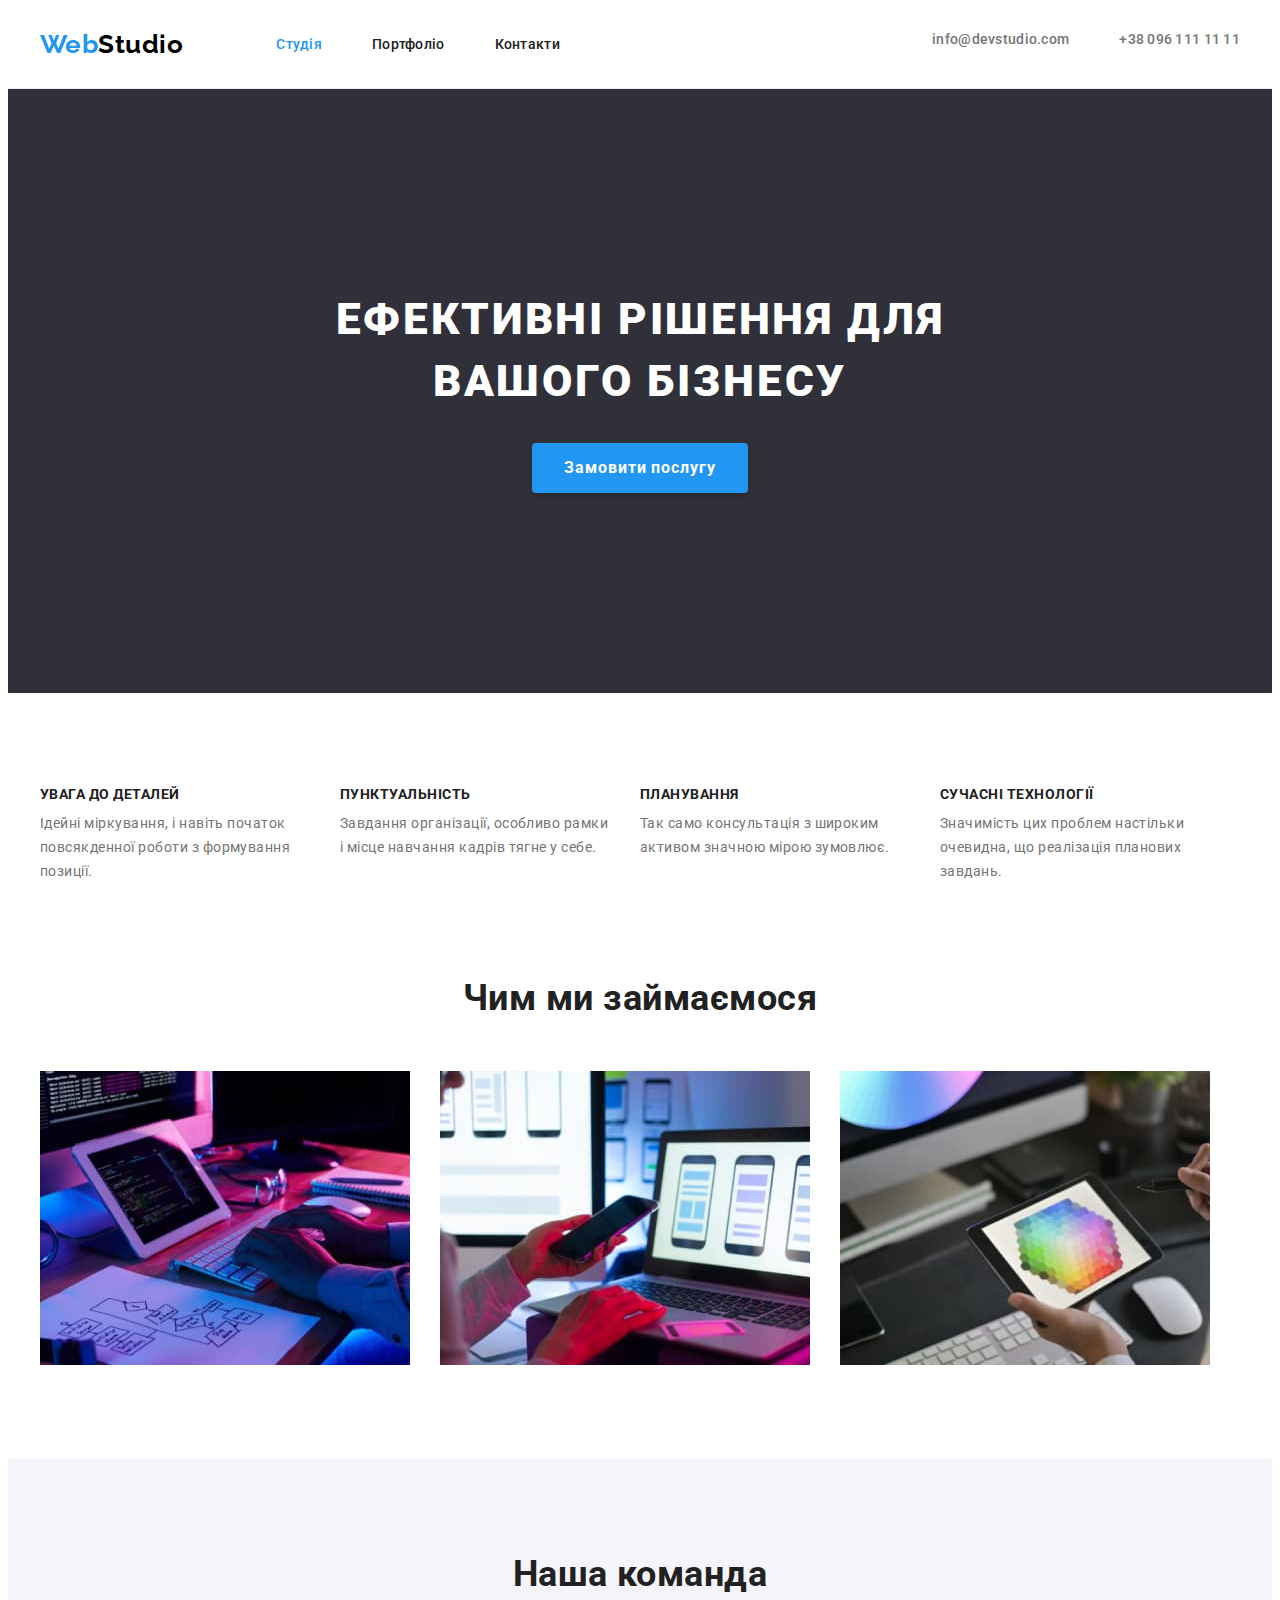
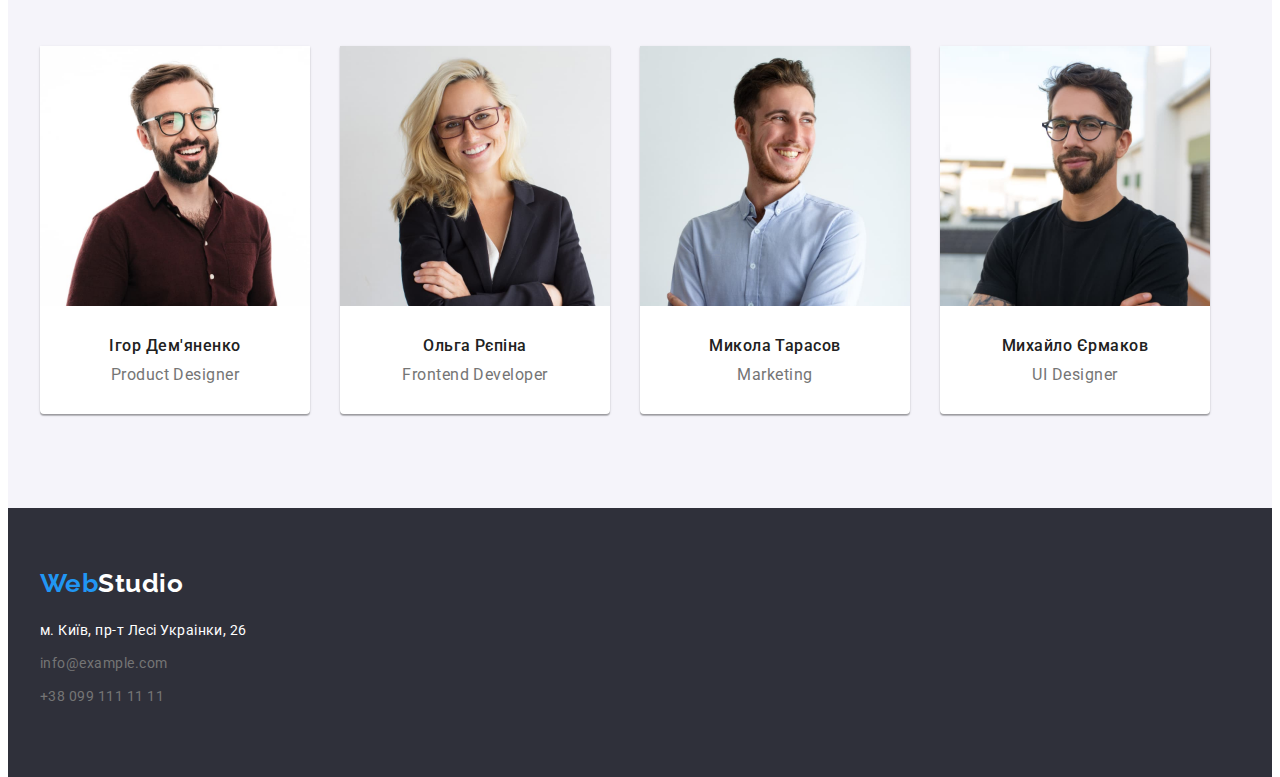
<file: index.html>
<!DOCTYPE html>
<html lang="uk">

<head>
    <meta charset="UTF-8">
    <meta http-equiv="X-UA-Compatible" content="IE=edge">
    <meta name="viewport" content="width=device-width, initial-scale=1.0">
    <title>WebStudio</title>
    <link rel="preconnect" href="https://fonts.gstatic.com">
    <link href="https://fonts.googleapis.com/css2?family=Raleway:wght@700&family=Roboto:wght@400;500;700;900&display=swap" rel="stylesheet">
    <link rel="stylesheet" href="https://cdnjs.cloudflare.com/ajax/libs/modern-normalize/1.1.0/modern-normalize.min.css" integrity="sha512-wpPYUAdjBVSE4KJnH1VR1HeZfpl1ub8YT/NKx4PuQ5NmX2tKuGu6U/JRp5y+Y8XG2tV+wKQpNHVUX03MfMFn9Q==" crossorigin="anonymous" referrerpolicy="no-referrer" />
    <link rel="stylesheet" href="css/styles.css" class="rel">
</head>

<body class="body">
    <header class="header">
        <div class="container header-container">
        <a href="/index.html" class="logo"><span class="header-logo">Web</span>Studio</a>
        <nav class="header-nav">
            <ul class="nav-list">
                <li class="nav-list-item">
                    <a href="./index.html" class="header-link active-link">Студія</a>
                </li>
                <li class="nav-list-item">
                    <a href="./portfolio.html" class="header-link">Портфоліо</a>
                </li>
                <li class="nav-list-item">
                    <a href="" class="header-link">Контакти</a>
                </li>
            </ul>
        </nav>
        <ul class="address-list address-header">
            <li class="address-list-item address-header-item">
                <a href="mailto:info@devstudio.com" class="header-link address-link-header">info@devstudio.com</a>
            </li>
            <li class="address-list-item address-header-item">
                <a href="tel:+380961111111" class="header-link address-link-header">+38 096 111 11 11</a>
            </li>
        </ul>
        </div>
    </header>
    <main class="main">
        <section class="section">
            <div class="section-container container">
            <h1 class="section-text">Ефективні рішення для вашого бізнесу</h1>
            <button type="button" class="section-btn">Замовити послугу</button>
            </div>
        </section>
        <section class="features">
            <div class="container">
            <h2 class="header-invisible">Наші особливості</h2>
                <ul class="features-list">
                    <li class="features-item">
                        <h3 class="features-item-header">Увага до деталей</h3>
                        <p class="features-item-text">Ідейні міркування, і навіть початок повсякденної роботи з формування позиції.</p>
                    </li>
                    <li class="features-item">
                        <h3 class="features-item-header">Пунктуальність</h3>
                        <p class="features-item-text">Завдання організації, особливо рамки і місце навчання кадрів тягне у себе.</p>
                    </li>
                    <li class="features-item">
                        <h3 class="features-item-header">Планування</h3>
                        <p class="features-item-text">Так само консультація з широким активом значною мірою зумовлює.</p>
                    </li>
                    <li class="features-item">
                        <h3 class="features-item-header">Сучасні технології</h3>
                        <p class="features-item-text">Значимість цих проблем настільки очевидна, що реалізація планових завдань.</p>
                    </li>
                </ul>
                </div>
        </section>
        <section class="activity">
            <div class="container">
                <h2 class="activity-header">Чим ми займаємося</h2>
                <ul class="activity-list">
                    <li class="activity-list-item">
                        <img src="./images/1.jpg" alt="Людина пише код" width="370" height="294">
                    </li>
                    <li class="activity-list-item">
                        <img src="./images/2.jpg" alt="Людина працює за комп'ютером і тримає телефон" width="370"
                            height="294">
                    </li>
                    <li class="activity-list-item">
                        <img src="./images/3.jpg" alt="Людина дивиться на планшеті спектр кольорів" width="370"
                            height="294">
                    </li>
                </ul>
            </div>
        </section>
        <section class="team">
            <div class="container">
            <h2 class="team-header">Наша команда</h2>
                <ul class="team-list">
                    <li class="team-list-item">
                        <img src="./images/4.jpg" alt="Ігор Дем'яненко" width="270" height="260">
                        <div class="team-box">
                        <h3 class="team-member">Ігор Дем'яненко</h3>
                        <p class="team-text">Product Designer</p>
                        </div>
                    </li>
                    <li class="team-list-item">
                        <img src="./images/5.jpg" alt="Ольга Рєпіна" width="270" height="260">
                        <div class="team-box">
                        <h3 class="team-member">Ольга Рєпіна</h3>
                        <p class="team-text">Frontend Developer</p>
                        </div>
                    </li>
                    <li class="team-list-item">
                        <img src="./images/6.jpg" alt="Микола Тарасов" width="270" height="260">
                        <div class="team-box">
                        <h3 class="team-member">Микола Тарасов</h3>
                        <p class="team-text">Marketing</p>
                        </div>
                    </li>
                    <li class="team-list-item">
                        <img src="./images/7.jpg" alt="Михайло Єрмаков" width="270" height="260">
                        <div class="team-box">
                        <h3 class="team-member">Михайло Єрмаков</h3>
                        <p class="team-text">UI Designer</p>
                        </div>
                    </li>
                </ul>
            </div>
        </section>
    </main>
    <footer class="footer">
        <div class="container">
        <a href="/index.html" class="logo footer-link-logo"><span class="footer-logo">Web</span>Studio</a>
        <address class="address">
            <ul class="address-list">
                <li class="address-list-item">
                    <a href="https://goo.gl/maps/CPtrU1FHBa2aNyZL9" target="_blank" rel="noopener noreferrer nofollow" class="footer-link">м. Київ, пр-т Лесі Украінки, 26</a>
                </li>
                <li class="address-list-item">
                    <a href="mailto:info@devstudio.com" class="footer-link address-link-footer">info@example.com</a>
                </li>
                <li class="address-list-item">
                    <a href="tel:+380961111111" class="footer-link address-link-footer">+38 099 111 11 11</a>
                </li>
            </ul>
        </address>
        </div>
    </footer>
</body>
</html>
</file>
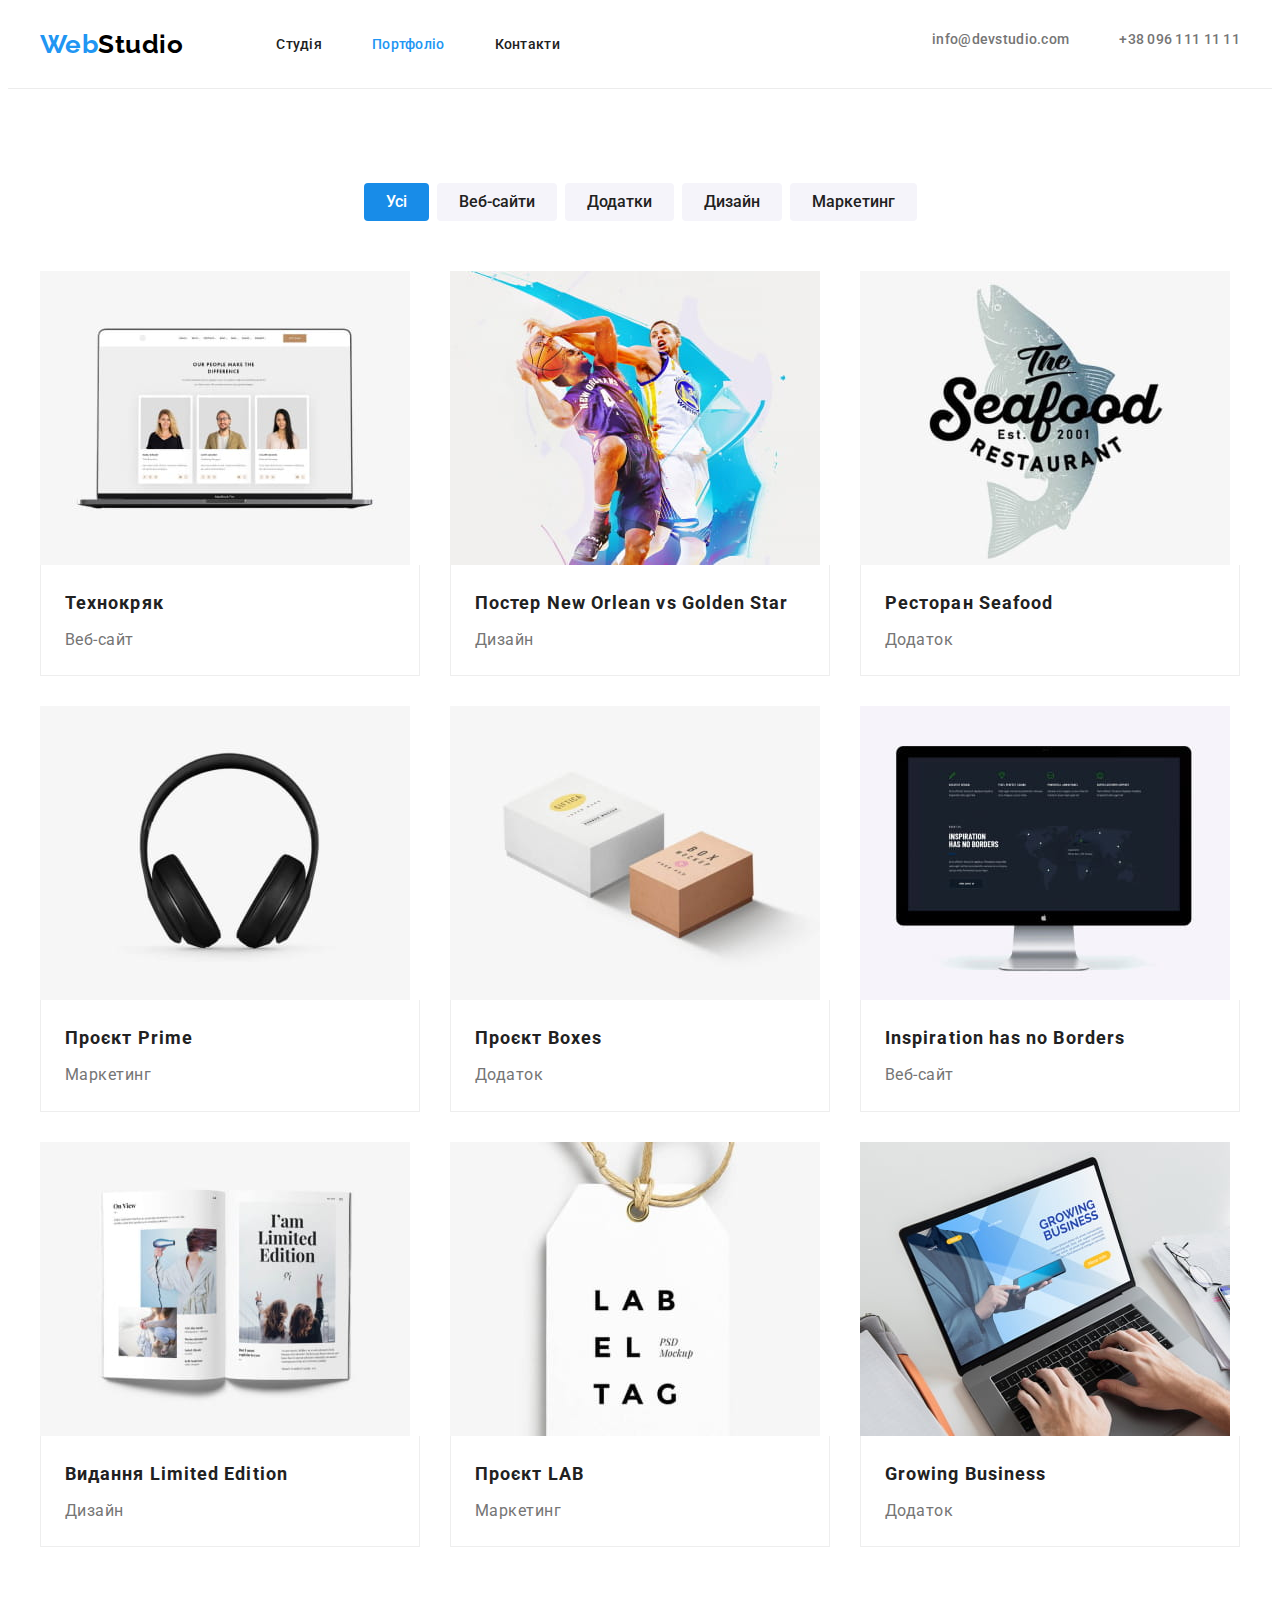
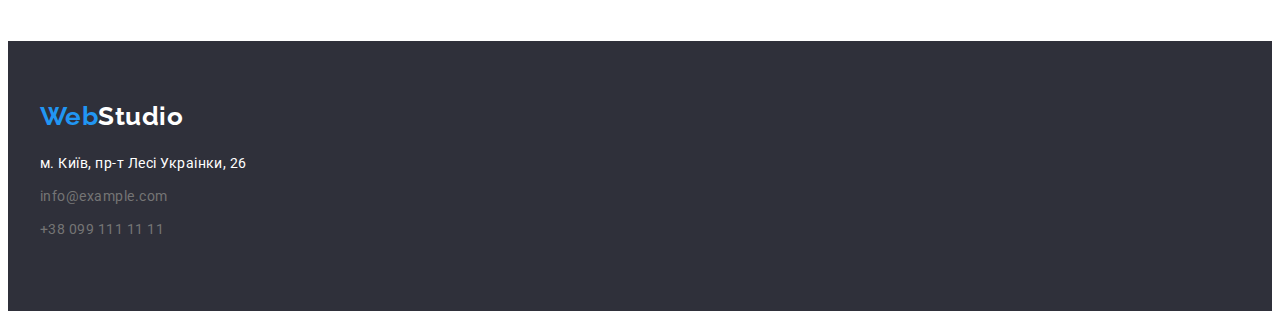
<file: portfolio.html>
<!DOCTYPE html>
<html lang="uk">

<head>
    <meta charset="UTF-8">
    <meta http-equiv="X-UA-Compatible" content="IE=edge">
    <meta name="viewport" content="width=device-width, initial-scale=1.0">
    <title>WebStudio</title>
    <link rel="preconnect" href="https://fonts.gstatic.com">
    <link href="https://fonts.googleapis.com/css2?family=Raleway:wght@700&family=Roboto:wght@400;500;700;900&display=swap" rel="stylesheet">
    <link rel="stylesheet" href="https://cdnjs.cloudflare.com/ajax/libs/modern-normalize/1.1.0/modern-normalize.min.css" integrity="sha512-wpPYUAdjBVSE4KJnH1VR1HeZfpl1ub8YT/NKx4PuQ5NmX2tKuGu6U/JRp5y+Y8XG2tV+wKQpNHVUX03MfMFn9Q==" crossorigin="anonymous" referrerpolicy="no-referrer" />
    <link rel="stylesheet" href="css/styles.css" class="rel">
</head>

<body class="portfolio-body">
    <header class="header">
        <div class="container header-container">
            <a href="/index.html" class="logo"><span class="header-logo">Web</span>Studio</a>
            <nav class="header-nav">
                <ul class="nav-list">
                    <li class="nav-list-item">
                        <a href="./index.html" class="header-link">Студія</a>
                    </li>
                    <li class="nav-list-item">
                        <a href="./portfolio.html" class="header-link active-link">Портфоліо</a>
                    </li>
                    <li class="nav-list-item">
                        <a href="" class="header-link">Контакти</a>
                    </li>
                </ul>
            </nav>
            <ul class="address-list address-header">
                <li class="address-list-item address-header-item">
                    <a href="mailto:info@devstudio.com" class="header-link address-link-header">info@devstudio.com</a>
                </li>
                <li class="address-list-item address-header-item">
                    <a href="tel:+380961111111" class="header-link address-link-header">+38 096 111 11 11</a>
                </li>
            </ul>
        </div>
    </header>
    <main class="main">
        <section class="main-portfolio">
            <div class="container">
            <h1 class="header-invisible">Наші роботи</h1>
            <ul class="portfolio-btn">
                <li class="portfolio-btn-item">
                    <button type="button" class="item-btn active-btn">Усі</button>
                </li>
                <li class="portfolio-btn-item">
                    <button type="button" class="item-btn">Веб-сайти</button>
                </li>
                <li class="portfolio-btn-item">
                    <button type="button" class="item-btn">Додатки</button>
                </li>
                <li class="portfolio-btn-item">
                    <button type="button" class="item-btn">Дизайн</button>
                </li>
                <li class="portfolio-btn-item">
                    <button type="button" class="item-btn">Маркетинг</button>
                </li>
            </ul>

            <ul class="portfolio-works">
                <li class="portfolio-works-item">
                    <a href="" class="portfolio-works-link">
                    <img src="./images/p1.jpg" alt="Ноутбук" width="370" height="294">
                    <div class="portfolio-works-box">
                    <h2 class="portfolio-header">Технокряк</h2>
                    <p class="portfolio-text">Веб-сайт</p>
                    </div>
                    </a>
                </li>
                <li class="portfolio-works-item">
                    <a href="" class="portfolio-works-link">
                    <img src="./images/p2.jpg" alt="Баскетболісти" width="370" height="294">
                    <div class="portfolio-works-box">
                    <h2 class="portfolio-header">Постер New Orlean vs Golden Star</h2>
                    <p class="portfolio-text">Дизайн</p>
                    </div>
                    </a>
                </li>
                <li class="portfolio-works-item">
                    <a href="" class="portfolio-works-link">
                    <img src="./images/p3.jpg" alt="Логотип ресторана" width="370" height="294">
                    <div class="portfolio-works-box">
                    <h2 class="portfolio-header">Ресторан Seafood</h2>
                    <p class="portfolio-text">Додаток</p>
                    </div>
                    </a>
                </li>
                <li class="portfolio-works-item">
                    <a href="" class="portfolio-works-link">
                    <img src="./images/p4.jpg" alt="Навушники" width="370" height="294">
                    <div class="portfolio-works-box">
                    <h2 class="portfolio-header">Проєкт Prime</h2>
                    <p class="portfolio-text">Маркетинг</p>
                    </div>
                    </a>
                </li>
                <li class="portfolio-works-item">
                    <a href="" class="portfolio-works-link">
                    <img src="./images/p5.jpg" alt="Коробки" width="370" height="294">
                    <div class="portfolio-works-box">
                    <h2 class="portfolio-header">Проєкт Boxes</h2>
                    <p class="portfolio-text">Додаток</p>
                    </div>
                    </a>
                </li>
                <li class="portfolio-works-item">
                    <a href="" class="portfolio-works-link">
                    <img src="./images/p6.jpg" alt="Монітор" width="370" height="294">
                    <div class="portfolio-works-box">
                    <h2 class="portfolio-header">Inspiration has no Borders</h2>
                    <p class="portfolio-text">Веб-сайт</p>
                    </div>
                    </a>
                </li>
                <li class="portfolio-works-item">
                    <a href="" class="portfolio-works-link">
                    <img src="./images/p7.jpg" alt="Журнал" width="370" height="294">
                    <div class="portfolio-works-box">
                    <h2 class="portfolio-header">Видання Limited Edition</h2>
                    <p class="portfolio-text">Дизайн</p>
                    </div>
                    </a>
                </li>
                <li class="portfolio-works-item">
                    <a href="" class="portfolio-works-link">
                    <img src="./images/p8.jpg" alt="Лейбочка" width="370" height="294">
                    <div class="portfolio-works-box">
                    <h2 class="portfolio-header">Проєкт LAB</h2>
                    <p class="portfolio-text">Маркетинг</p>
                    </div>
                    </a>
                </li>
                <li class="portfolio-works-item">
                    <a href="" class="portfolio-works-link">
                    <img src="./images/p9.jpg" alt="Людина працює за ноутбуком" width="370" height="294">
                    <div class="portfolio-works-box">
                    <h2 class="portfolio-header">Growing Business</h2>
                    <p class="portfolio-text">Додаток</p>
                    </div>
                    </a>
                </li>
            </ul>
            </div>
        </section>
    </main>
    <footer class="footer">
        <div class="container">
            <a href="/index.html" class="logo footer-link-logo"><span class="footer-logo">Web</span>Studio</a>
            <address class="address">
                <ul class="address-list">
                    <li class="address-list-item">
                        <a href="https://goo.gl/maps/CPtrU1FHBa2aNyZL9" target="_blank" rel="noopener noreferrer nofollow"
                            class="footer-link">м. Київ, пр-т Лесі Украінки, 26</a>
                    </li>
                    <li class="address-list-item">
                        <a href="mailto:info@devstudio.com" class="footer-link address-link-footer">info@example.com</a>
                    </li>
                    <li class="address-list-item">
                        <a href="tel:+380961111111" class="footer-link address-link-footer">+38 099 111 11 11</a>
                    </li>
                </ul>
            </address>
        </div>
    </footer>
</body>
</html>
</file>
<file: css/styles.css>
:root {
    --text-color: #757575;
    --header-color: #212121;
    --header-color-bg: #FFFFFF;
    --hover-color: #2196F3;
    --logo-color: #000000;
    --team-color-bg: #F5F4FA;
    --hover-button: #188CE8;
    --footer-color-bg: #2F303A;
    --border-color: #eeeeee;
}
body{
    font-family: 'Roboto';
    letter-spacing: 0.03em;
    margin-block-start: 0;
    margin-block-end: 0;
}
a{
    text-decoration: none;
}
h2,
h3,
p {
    margin-block-start: 0;
    margin-block-end: 0;
}
.container {
    width: 1200px;
    margin-left: auto;
    margin-right: auto;
    padding-left: 15px;
    padding-right: 15px;
}

.header {
    border-bottom: 1px solid rgba(236, 236, 236, 1);
}

.header-container {
    display: flex;
    align-items: center;
}
.header-link {
    color: var(--header-color);
    font-weight: 500;
    font-size: 14px;
    line-height: 1.1;
    letter-spacing: 0.02em;
    display: inline-block;
    padding-top: 32px;
    padding-bottom: 32px;
}
.header-link:hover,
.header-link:focus {
    color: var(--hover-color);
}
ul {
    list-style-type: none;
    padding-inline-start: 0px;
    margin-block-start: 0;
    margin-block-end: 0;
}
.logo {
    color: var(--logo-color);
    font-family: 'Raleway';
    font-weight: 700;
    font-size: 26px;
    line-height: 1.2;
    display: inline-flex;
}
.nav-list {
    display: flex;
    padding-inline-start: 0px;
}
.header-nav {
    margin-left: 93px;
}
.nav-list-item:not(:last-child) {
    margin-right: 50px;
}
.header-logo {
    color: var(--hover-color);
}
.footer-logo {
    color: var(--hover-color);
}
.address-link-header {
    color:var(--text-color)
}
.address-header {
    display: inline-flex;
    margin-left: auto;
}
.address-header-item:not(:last-child) {
    margin-right: 50px;
}
.section {
    background-color: var(--footer-color-bg);
    padding-top: 200px;
    padding-bottom: 200px;
}
.section-container {
    display: flex;
    flex-direction: column;
    align-items: center;
}
.section-text {
    color: var(--header-color-bg);
    font-weight: 900;
    font-size: 44px;
    line-height: 1.4;
    text-align: center;
    letter-spacing: 0.06em;
    text-transform: uppercase;
    width: 696px;
    margin-right: auto;
    margin-left: auto;
    margin-block-start: 0px;
    margin-block-end: 0px;
    margin-bottom: 30px;
}
.section-btn {
    color: var(--header-color-bg);
    background-color: var(--hover-color);
    font-family: inherit;
    font-weight: 700;
    font-size: 16px;
    line-height: 1.88;
    align-items: center;
    text-align: center;
    letter-spacing: 0.06em;
    cursor: pointer;
    border: none;
    border-radius: 4px;
    box-shadow: 0px 4px 4px rgba(0, 0, 0, 0.15);
    display: inline-block;
    min-width: 200px;
    padding: 10px 32px;
    margin-left: auto;
    margin-right: auto;
    position: relative;
}
.section-btn:hover {
    background-color: var(--hover-button);
}
.header-invisible {
    position: absolute;
    white-space: nowrap;
    width: 1px;
    height: 1px;
    overflow: hidden;
    border: 0;
    padding: 0;
    clip: rect(0 0 0 0);
    clip-path: inset(50%);
    margin: -1px;
}
.features {
    padding-top: 94px;
    padding-bottom: 94px;
}
.features-list {
    display: flex;
}
.features-item {
    width: 270px;
}
.features-item:not(:last-child) {
    margin-right: 30px;
}
.features-item-header {
    color: var(--header-color);
    font-weight: 700;
    font-size: 14px;
    line-height: 1.1;
    text-transform: uppercase;
    margin-bottom: 10px;
}
.features-item-text {
    color: var(--text-color);
    font-weight: 400;
    font-size: 14px;
    line-height: 1.7;
}
.activity {
    padding-bottom: 94px;
}
.activity-header {
    color: var(--header-color);
    font-weight: 700;
    font-size: 36px;
    line-height: 1.2;
    text-align: center;
    margin-bottom: 50px;
}
.activity-list {
    display: flex;
}
.activity-list-item:not(:last-child) {
    margin-right: 30px;
}
.team-header {
    color: var(--header-color);
    font-family: 'Roboto';
    font-weight: 700;
    font-size: 36px;
    line-height: 1.2;
    text-align: center;
    margin-bottom: 50px;
}
.team-list {
    display: flex;
}
.team-list-item:not(:last-child) {
    margin-right: 30px;
}
.team-list-item {
    background-color: var(--header-color-bg);
    position: relative;
    width: 270px;
    height: 368px;
    box-shadow: 0px 1px 3px rgba(0, 0, 0, 0.12), 0px 1px 1px rgba(0, 0, 0, 0.14), 0px 2px 1px rgba(0, 0, 0, 0.2);
    border-radius: 0px 0px 4px 4px;
}
.team {
    background-color: var(--team-color-bg);
    padding-bottom: 94px;
    padding-top: 94px;
}
.team-box {
    padding: 30px;
}
.team-member {
    font-size: 16px;
    color: var(--header-color);
    font-weight: 500;
    font-size: 16px;
    line-height: 1.2;
    text-align: center;
    margin-bottom: 10px;
}
.team-text {
    color: var(--text-color);
    font-weight: 400;
    font-size: 16px;
    line-height: 1.2;
    text-align: center;
}
.footer {
    background-color: var(--footer-color-bg);
    display: flex;
    flex-direction: column;
    padding-top: 60px;
    padding-bottom: 60px;
}
.footer-link {
    color: var(--header-color-bg);
    font-style: normal;
    font-weight: 400;
    font-size: 14px;
    line-height: 1.7;
}
.address-list-item {
    margin-bottom: 9px;
}
.address-link-footer {
    color: var(--text-color);
    font-weight: 400;
    font-size: 14px;
    line-height: 1.7;
}
.footer-link:hover,
.footer-link:focus {
    color: var(--hover-color);
}
.footer-link-logo {
    color: var(--header-color-bg);
    font-weight: 700;
    font-size: 26px;
    line-height: 1.2;
    margin-bottom: 20px;
}
.address-list {
    padding-inline-start: 0;
}
.main-portfolio {
    padding-top: 94px;
    padding-bottom: 94px;
}
.portfolio-btn {
    display: flex;
    justify-content: center;
    margin-bottom: 50px;
}
.portfolio-btn-item:not(:last-child) {
    margin-right: 8px;
}
.item-btn {
    font-family: inherit;
    color: var(--header-color);
    background-color: var(--team-color-bg); 
    align-items: center;
    cursor: pointer;
    font-weight: 500;
    font-size: 16px;
    line-height: 1.6;
    text-align: center;
    border-radius: 4px;
    border: none;
    padding: 6px 22px;
    position: relative;
}
.item-btn:hover,
.item-btn:focus {
    color: var(--header-color-bg);
    background-color: var(--hover-color);
    box-shadow: 0px 3px 1px rgba(0, 0, 0, 0.1), 0px 1px 2px rgba(0, 0, 0, 0.08), 0px 2px 2px rgba(0, 0, 0, 0.12);
}
.portfolio-works {
    display: flex;
    flex-wrap: wrap;
    margin-top: calc(-1 * 30px);
    margin-left: calc(-1 * 30px);
    padding: 0;
}
.portfolio-works-item {
    background-color: var(--header-color-bg);
    flex-basis: calc(100% / 3 - 30px);
    margin-top: 30px;
    margin-left: 30px;
}
.portfolio-works-box {
    padding: 20px 24px;
    border-bottom: 1px solid var(--border-color);
    border-left: 1px solid var(--border-color);
    border-right: 1px solid var(--border-color);
}
.portfolio-header {
    color: var(--header-color);
    font-weight: 700;
    font-size: 18px;
    line-height: 2;
    letter-spacing: 0.06em;
    margin-top: 0px;
    margin-bottom: 4px;
}
.portfolio-text{
    color: var(--text-color);
    font-weight: 400;
    font-size: 16px;
    line-height: 1.9;
}
.active-link {
    color: var(--hover-color);
}
.active-btn {
    background-color: var(--hover-button);
    color: var(--header-color-bg);
    border-radius: 4px;
}
img {
    display: block;
    max-width: 100%;
    height: auto;
}
</file>
